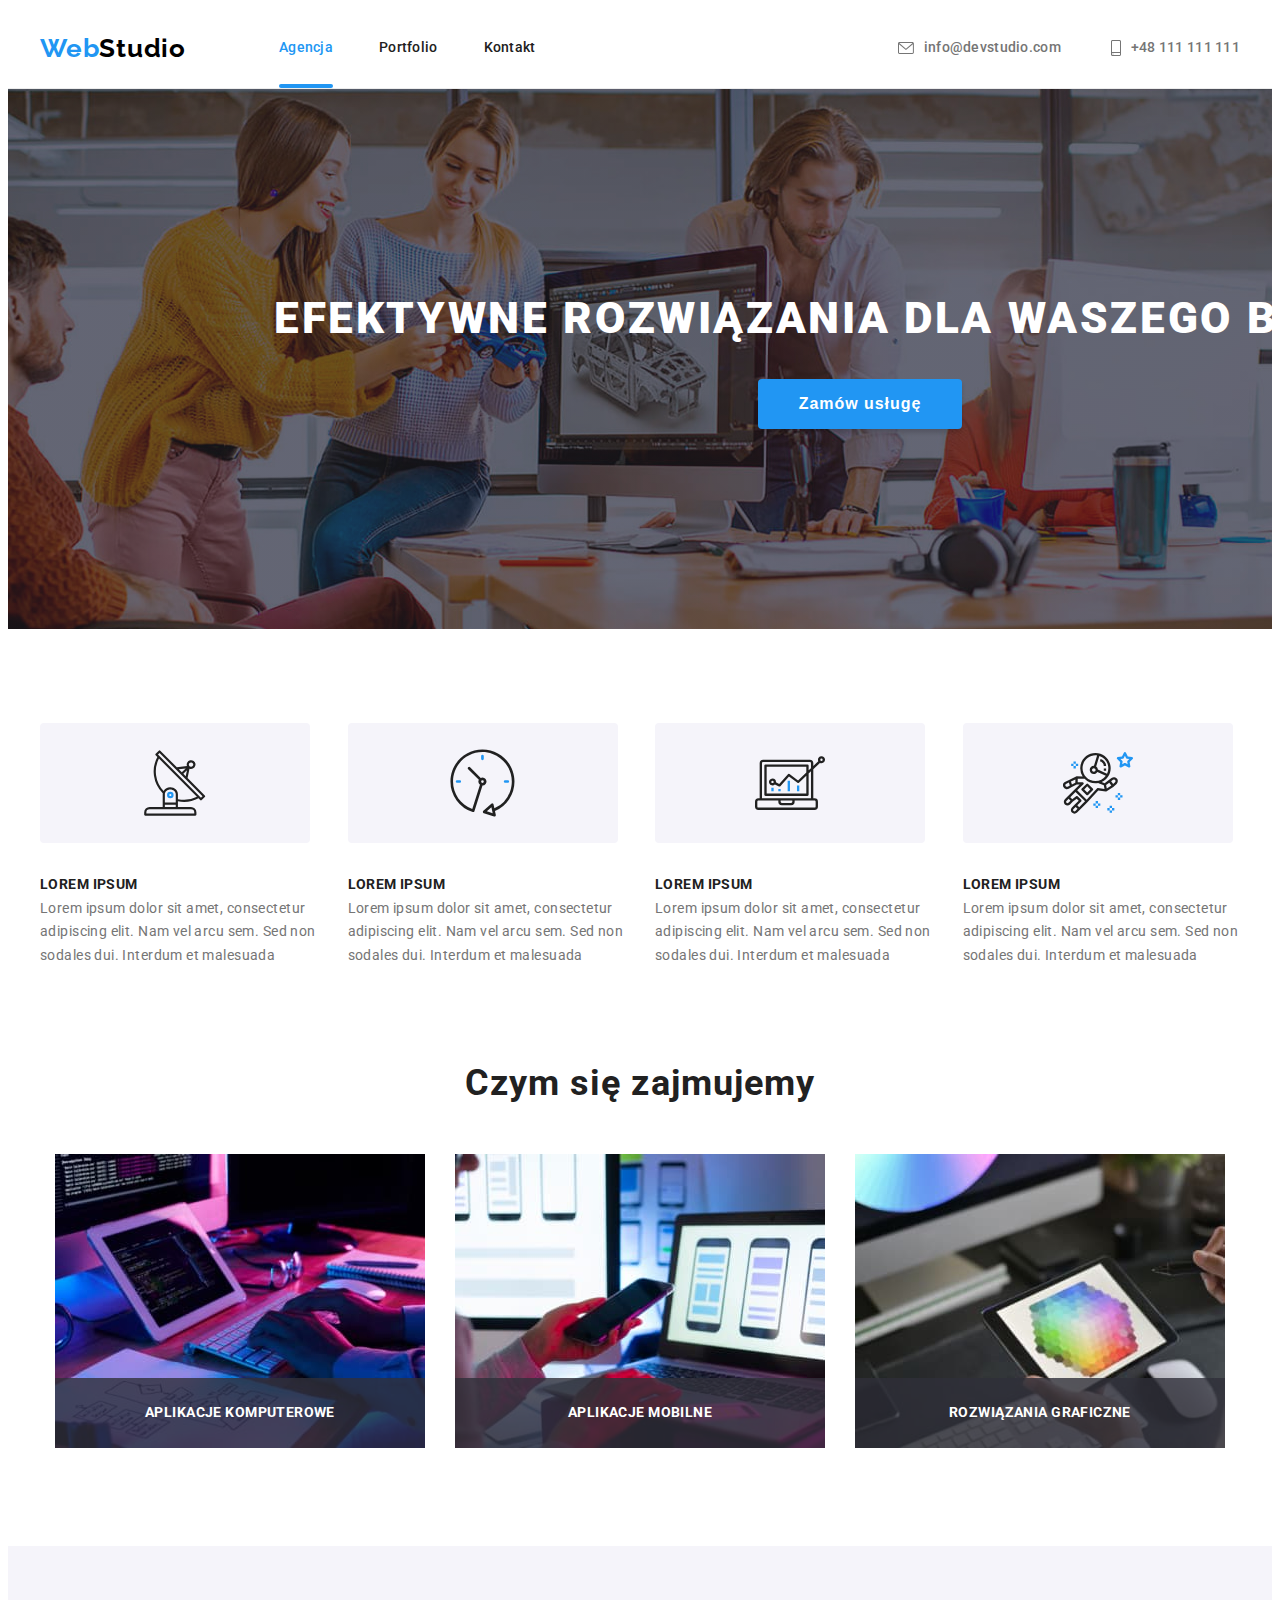
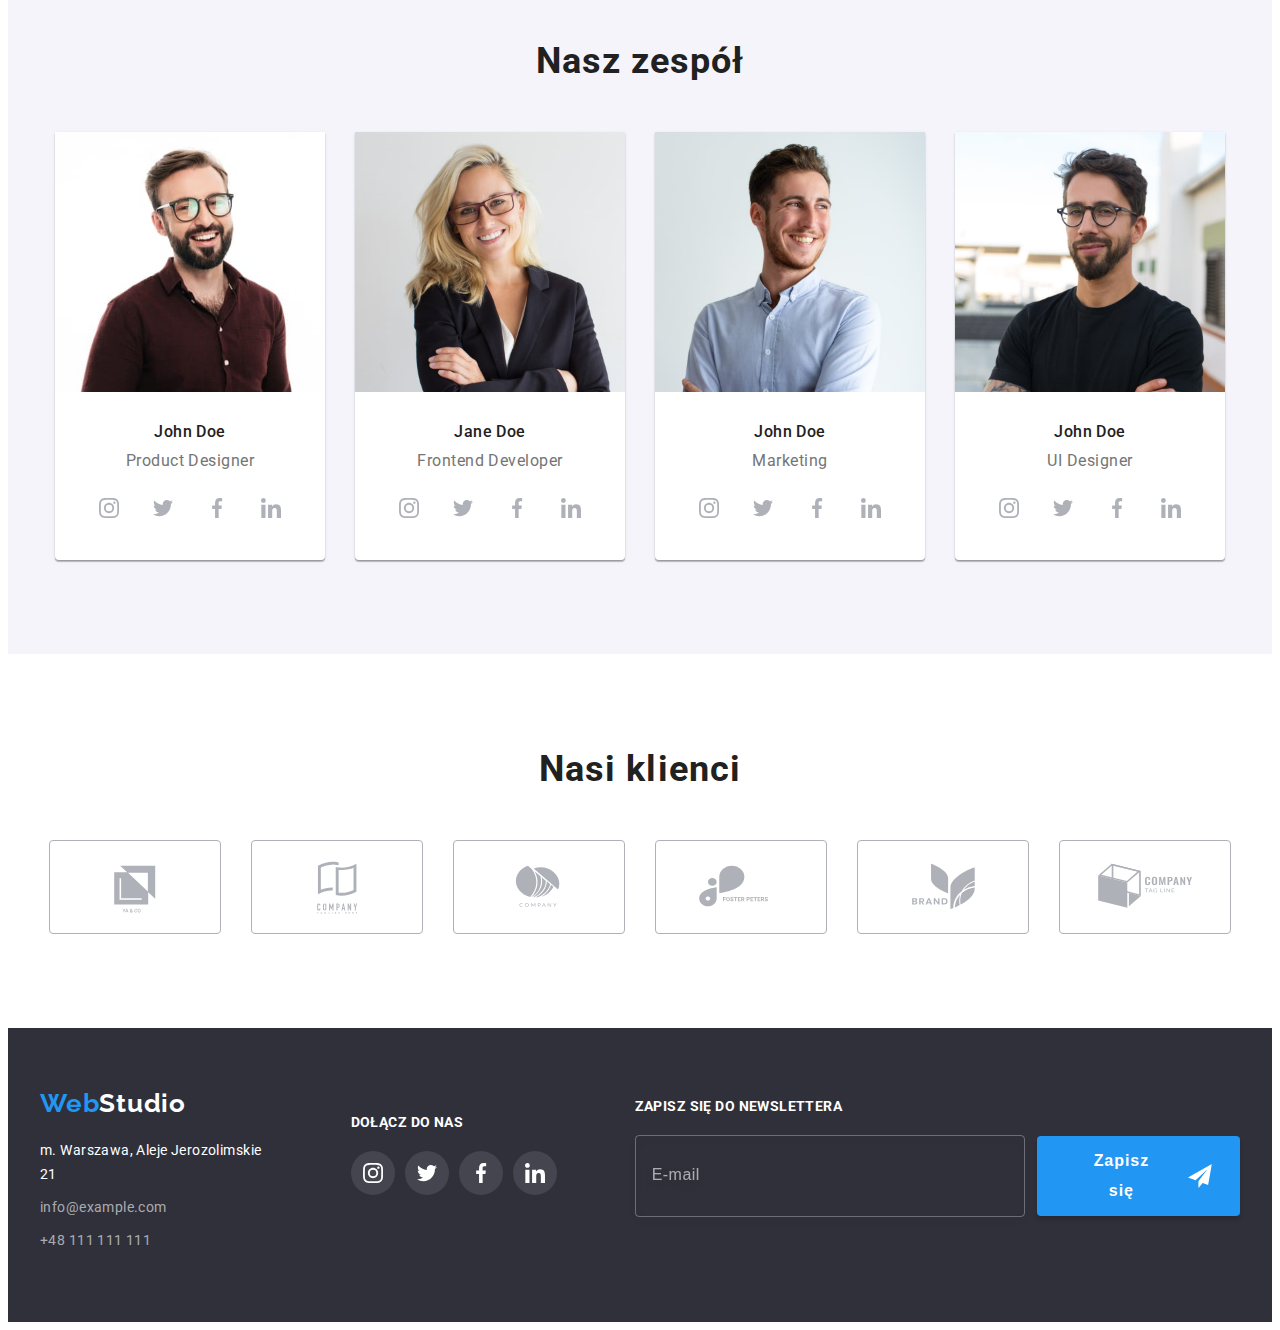
<file: index.html>
<!DOCTYPE html>
<html lang="pl">
  <head>
    <meta charset="UTF-8" />
    <meta http-equiv="X-UA-Compatible" content="IE=edge" />
    <meta name="viewport" content="width=device-width, initial-scale=1.0" />
    <title>WebStudio</title>
    <link
      rel="stylesheet"
      href="https://cdnjs.cloudflare.com/ajax/libs/modern-normalize/1.1.0/modern-normalize.min.css"
      integrity="sha512-wpPYUAdjBVSE4KJnH1VR1HeZfpl1ub8YT/NKx4PuQ5NmX2tKuGu6U/JRp5y+Y8XG2tV+wKQpNHVUX03MfMFn9Q=="
      crossorigin="anonymous"
      referrerpolicy="no-referrer"
    />
    <link href="css/main.min.css" rel="stylesheet" />
    <link rel="preconnect" href="https://fonts.googleapis.com" />
    <link rel="preconnect" href="https://fonts.gstatic.com" crossorigin />
    <link
      href="https://fonts.googleapis.com/css2?family=Raleway:wght@700&family=Roboto:wght@400;500;700;900&display=swap"
      rel="stylesheet"
    />
  </head>
  <body>
    <header class="header__border">
      <div class="container header">
        <div class="main-nav">
          <a class="link logo" href="index.html"
            ><span class="logo logo--color-accent">Web</span>Studio</a
          >
          <nav>
            <ul class="main-nav__list">
              <li>
                <a class="link link--selected main-nav__list--link-is-active" href="#">Agencja</a>
              </li>
              <li><a class="link link--selected" href="portfolio.html">Portfolio</a></li>
              <li><a class="link link--selected" href="#contact">Kontakt</a></li>
            </ul>
          </nav>
        </div>
        <div>
          <ul class="header__contact-list">
            <li>
              <a
                class="link link--selected header__contact-details"
                href="mailto:info@devstudio.com"
                ><svg class="header__contact-details--icon-margin" width="16px" height="12px">
                  <use href="images/icons.svg#icon-envelope"></use></svg
                >info@devstudio.com</a
              >
            </li>
            <li>
              <a class="link link--selected header__contact-details" href="tel:+48111111111"
                ><svg class="header__contact-details--icon-margin" width="10px" height="16px">
                  <use href="images/icons.svg#icon-smartphone"></use></svg
                >+48 111 111 111</a
              >
            </li>
          </ul>
        </div>
      </div>
    </header>
    <main>
      <!-- HERO -->
      <section>
        <div class="background-photo">
          <div class="container hero">
            <h1 class="header-primary">Efektywne rozwiązania dla waszego biznesu</h1>
            <button class="button" type="button" data-modal-open>Zamów usługę</button>
            <!-- MODAL WINDOW -->
            <div class="backdrop is-hidden" data-modal>
              <div class="modal-window">
                <button class="modal-window__exit-button" type="button" data-modal-close>
                  <svg width="18px" height="18px">
                    <use href="images/icons.svg#closing-icon-1"></use>
                  </svg>
                </button>
                <p class="modal-window__form-header">Zostaw swoje dane w formularzu poniżej</p>
                <form name="order-the-service" class="modal-window__form-box">
                  <label class="modal-window__label" for="user-name">Imię </label>
                  <div class="modal-window__form-box--position">
                    <input id="user-name" name="user-name" class="modal-window__input" required />
                    <svg
                      class="modal-window__icon modal-window__user-icon"
                      width="12px"
                      height="12px"
                    >
                      <use href="images/icons.svg#icon-user"></use>
                    </svg>
                  </div>
                  <label class="modal-window__label" for="phone-number">Telefon</label>
                  <div class="modal-window__form-box--position">
                    <input
                      id="phone-number"
                      name="phone-number"
                      type="tel"
                      class="modal-window__input"
                    />
                    <svg
                      class="modal-window__icon modal-window__phone-icon"
                      width="13px"
                      height="13px"
                    >
                      <use href="images/icons.svg#icon-phone"></use>
                    </svg>
                  </div>
                  <label class="modal-window__label" for="email">E-mail</label>
                  <div class="modal-window__form-box--position">
                    <input
                      id="email"
                      name="email"
                      type="email"
                      required
                      class="modal-window__input"
                    />
                    <svg
                      class="modal-window__icon modal-window__mail-icon"
                      width="15px"
                      height="12px"
                    >
                      <use href="images/icons.svg#icon-mail"></use>
                    </svg>
                  </div>
                  <label class="modal-window__label" for="comment">Komentarz</label>
                  <textarea
                    class="modal-window__textarea"
                    id="comment"
                    name="comment"
                    placeholder="Wprowadź tekst"
                  ></textarea>
                  <div class="modal-window__checkbox-container">
                    <label class="modal-window__checkbox-label">
                      <input
                        class="modal-window__checkbox-input"
                        type="checkbox"
                        name="regulations-and-privacy-policy"
                        value="accepted"
                      />
                      <svg class="modal-window__accepted-terms" width="16px" height="15px">
                        <use href="images/icons.svg#icon-check-symbol"></use>
                      </svg>
                      <svg class="modal-window__not-accepted-terms" width="16px" height="15px">
                        <use href="images/icons.svg#icon-checkbox"></use>
                      </svg>
                      <span class="modal-window__checkbox-description"
                        >Oświadczam, iż akceptuję
                        <a class="checkbox-description__link-color" href="#">Regulamin</a>
                        i
                        <a class="checkbox-description__link-color" href="#">Politykę Prywatności</a
                        >.</span
                      ></label
                    >
                  </div>
                  <button class="button" type="submit">Wyślij</button>
                </form>
              </div>
            </div>
            <!-- MODAL WINDOW END -->
          </div>
        </div>
      </section>
      <!-- About us -->
      <section class="section">
        <div class="container">
          <ul class="about-us-list">
            <li>
              <div class="about-us-list__icon">
                <svg width="65.32px" height="70px">
                  <use href="images/icons.svg#icon-antenna-1"></use>
                </svg>
              </div>
              <span class="about-us-list__title">Lorem ipsum</span>
              <p>
                Lorem ipsum dolor sit amet, consectetur adipiscing elit. Nam vel arcu sem. Sed non
                sodales dui. Interdum et malesuada
              </p>
            </li>
            <li>
              <div class="about-us-list__icon">
                <svg width="66.96px" height="70px">
                  <use href="images/icons.svg#icon-clock-1"></use>
                </svg>
              </div>
              <span class="about-us-list__title">Lorem ipsum</span>
              <p>
                Lorem ipsum dolor sit amet, consectetur adipiscing elit. Nam vel arcu sem. Sed non
                sodales dui. Interdum et malesuada
              </p>
            </li>
            <li>
              <div class="about-us-list__icon">
                <svg width="70px" height="53,69px">
                  <use href="images/icons.svg#icon-diagram-1"></use>
                </svg>
              </div>
              <span class="about-us-list__title">Lorem ipsum</span>
              <p>
                Lorem ipsum dolor sit amet, consectetur adipiscing elit. Nam vel arcu sem. Sed non
                sodales dui. Interdum et malesuada
              </p>
            </li>
            <li>
              <div class="about-us-list__icon">
                <svg width="70px" height="70px">
                  <use href="images/icons.svg#icon-astronaut-1"></use>
                </svg>
              </div>
              <span class="about-us-list__title">Lorem ipsum</span>
              <p>
                Lorem ipsum dolor sit amet, consectetur adipiscing elit. Nam vel arcu sem. Sed non
                sodales dui. Interdum et malesuada
              </p>
            </li>
          </ul>
          <h2 class="header-secondary">Czym się zajmujemy</h2>
          <ul class="about-us-gallery">
            <li class="about-us-gallery__list-item">
              <img
                src="images/what_we_do/coding.jpg"
                alt="Dłonie piszące kod na klawiaturze"
                width="370"
                height="294"
              />
              <div class="about-us-gallery__title"><span>Aplikacje komputerowe</span></div>
            </li>
            <li class="about-us-gallery__list-item">
              <img
                src="images/what_we_do/designing_for_smartphone.jpg"
                alt="Osoba projektuje stronę lub aplikację na smartfony"
                width="370"
                height="294"
              />
              <div class="about-us-gallery__title"><span>Aplikacje mobilne</span></div>
            </li>
            <li class="about-us-gallery__list-item">
              <img
                src="images/what_we_do/choosing_colors.jpg"
                alt="Ktoś wybiera kolory z palety widocznej na tablecie"
                width="370"
                height="294"
              />
              <div class="about-us-gallery__title"><span>Rozwiązania graficzne</span></div>
            </li>
          </ul>
        </div>
      </section>
      <!-- Our team -->
      <section class="section section--team-bg">
        <div class="container">
          <h2 class="header-secondary">Nasz zespół</h2>
          <ul class="team-list">
            <li>
              <figure class="team-list__card">
                <img
                  src="images/our_team/product_designer.jpg"
                  alt="Zdjęcie product designera"
                  width="270"
                  height="260"
                />
                <figcaption class="team-list__card-figcaption">
                  <h3 class="team-list__card-header">John Doe</h3>
                  <span class="team-list__card-span">Product Designer</span>
                  <ul class="social-media social-media__team-list">
                    <li class="social-media__icon">
                      <svg width="20px" height="20px">
                        <use href="images/icons.svg#icon-instagram-2"></use>
                      </svg>
                    </li>
                    <li class="social-media__icon">
                      <svg width="20px" height="20px">
                        <use href="images/icons.svg#icon-twitter-1"></use>
                      </svg>
                    </li>
                    <li class="social-media__icon">
                      <svg width="20px" height="20px">
                        <use href="images/icons.svg#icon-facebook-1"></use>
                      </svg>
                    </li>
                    <li class="social-media__icon">
                      <svg width="20px" height="20px">
                        <use href="images/icons.svg#icon-linkedin-1"></use>
                      </svg>
                    </li>
                  </ul>
                </figcaption>
              </figure>
            </li>
            <li>
              <figure class="team-list__card">
                <img
                  src="images/our_team/frontend_developer.jpg"
                  alt="Zdjęcie frontend developera"
                  width="270"
                  height="260"
                />
                <figcaption class="team-list__card-figcaption">
                  <h3 class="team-list__card-header">Jane Doe</h3>
                  <span class="team-list__card-span">Frontend Developer</span>
                  <ul class="social-media social-media__team-list">
                    <li class="social-media__icon">
                      <svg width="20px" height="20px">
                        <use href="images/icons.svg#icon-instagram-2"></use>
                      </svg>
                    </li>
                    <li class="social-media__icon">
                      <svg width="20px" height="20px">
                        <use href="images/icons.svg#icon-twitter-1"></use>
                      </svg>
                    </li>
                    <li class="social-media__icon">
                      <svg width="20px" height="20px">
                        <use href="images/icons.svg#icon-facebook-1"></use>
                      </svg>
                    </li>
                    <li class="social-media__icon">
                      <svg width="20px" height="20px">
                        <use href="images/icons.svg#icon-linkedin-1"></use>
                      </svg>
                    </li>
                  </ul>
                </figcaption>
              </figure>
            </li>
            <li>
              <figure class="team-list__card">
                <img
                  src="images/our_team/marketing.jpg"
                  alt="Zdjęcie marketingowca"
                  width="270"
                  height="260"
                />
                <figcaption class="team-list__card-figcaption">
                  <h3 class="team-list__card-header">John Doe</h3>
                  <span class="team-list__card-span">Marketing</span>
                  <ul class="social-media social-media__team-list">
                    <li class="social-media__icon">
                      <svg width="20px" height="20px">
                        <use href="images/icons.svg#icon-instagram-2"></use>
                      </svg>
                    </li>
                    <li class="social-media__icon">
                      <svg width="20px" height="20px">
                        <use href="images/icons.svg#icon-twitter-1"></use>
                      </svg>
                    </li>
                    <li class="social-media__icon">
                      <svg width="20px" height="20px">
                        <use href="images/icons.svg#icon-facebook-1"></use>
                      </svg>
                    </li>
                    <li class="social-media__icon">
                      <svg width="20px" height="20px">
                        <use href="images/icons.svg#icon-linkedin-1"></use>
                      </svg>
                    </li>
                  </ul>
                </figcaption>
              </figure>
            </li>
            <li>
              <figure class="team-list__card">
                <img
                  src="images/our_team/ui_designer.jpg"
                  alt="Zdjęcie UI designera"
                  width="270"
                  height="260"
                />
                <figcaption class="team-list__card-figcaption">
                  <h3 class="team-list__card-header">John Doe</h3>
                  <span class="team-list__card-span">UI Designer</span>
                  <ul class="social-media social-media__team-list">
                    <li class="social-media__icon">
                      <svg width="20px" height="20px">
                        <use href="images/icons.svg#icon-instagram-2"></use>
                      </svg>
                    </li>
                    <li class="social-media__icon">
                      <svg width="20px" height="20px">
                        <use href="images/icons.svg#icon-twitter-1"></use>
                      </svg>
                    </li>
                    <li class="social-media__icon">
                      <svg width="20px" height="20px">
                        <use href="images/icons.svg#icon-facebook-1"></use>
                      </svg>
                    </li>
                    <li class="social-media__icon">
                      <svg width="20px" height="20px">
                        <use href="images/icons.svg#icon-linkedin-1"></use>
                      </svg>
                    </li>
                  </ul>
                </figcaption>
              </figure>
            </li>
          </ul>
        </div>
      </section>
      <!-- Our clients -->
      <section class="section">
        <div class="container">
          <h2 class="header-secondary">Nasi klienci</h2>
          <ul class="clients-list">
            <li class="clients-list__item">
              <svg width="170px" height="92px">
                <use href="images/icons.svg#icon-Client-1"></use>
              </svg>
            </li>
            <li class="clients-list__item">
              <svg width="170px" height="92px">
                <use href="images/icons.svg#icon-Client-2"></use>
              </svg>
            </li>
            <li class="clients-list__item">
              <svg width="170px" height="92px">
                <use href="images/icons.svg#icon-Client-3"></use>
              </svg>
            </li>
            <li class="clients-list__item">
              <svg width="170px" height="92px">
                <use href="images/icons.svg#icon-Client-4"></use>
              </svg>
            </li>
            <li class="clients-list__item">
              <svg width="170px" height="92px">
                <use href="images/icons.svg#icon-Client-5"></use>
              </svg>
            </li>
            <li class="clients-list__item">
              <svg width="170px" height="92px">
                <use href="images/icons.svg#icon-Client-6"></use>
              </svg>
            </li>
          </ul>
        </div>
      </section>
    </main>
    <footer class="footer-bg-color">
      <div class="container footer">
        <div>
          <a class="link logo footer__logo" href="index.html"
            ><span class="logo logo--color-accent">Web</span>Studio</a
          >
          <address id="contact">
            <ul class="address-list">
              <li>
                <a
                  class="link address-list__link"
                  href="https://goo.gl/maps/5vognSmDPYiszCNh9"
                  target="_blank"
                  >m. Warszawa, Aleje Jerozolimskie 21</a
                >
              </li>
              <li>
                <a
                  class="link address-list__link address-list__link--color"
                  href="mailto:info@example.com"
                  >info@example.com</a
                >
              </li>
              <li>
                <a class="link address-list__link address-list__link--color" href="tel:+48111111111"
                  >+48 111 111 111</a
                >
              </li>
            </ul>
          </address>
        </div>
        <div>
          <span class="footer__element-header">Dołącz do nas</span>
          <ul class="social-media social-media__footer">
            <li class="social-media__icon social-media__icon--footer-color">
              <svg width="20px" height="20px">
                <use href="images/icons.svg#icon-instagram-2"></use>
              </svg>
            </li>
            <li class="social-media__icon social-media__icon--footer-color">
              <svg width="20px" height="20px">
                <use href="images/icons.svg#icon-twitter-1"></use>
              </svg>
            </li>
            <li class="social-media__icon social-media__icon--footer-color">
              <svg width="20px" height="20px">
                <use href="images/icons.svg#icon-facebook-1"></use>
              </svg>
            </li>
            <li class="social-media__icon social-media__icon--footer-color">
              <svg width="20px" height="20px">
                <use href="images/icons.svg#icon-linkedin-1"></use>
              </svg>
            </li>
          </ul>
        </div>
        <div>
          <form name="newsletter-subscribe">
            <label class="footer__element-header" for="user-email">Zapisz się do newslettera</label>
            <div class="footer__form-container">
              <input
                class="footer__input"
                type="email"
                id="user-email"
                name="user-email"
                placeholder="E-mail"
                required
              />
              <button class="button footer__button" type="submit">
                <span>Zapisz się</span>
                <svg width="24px" height="24px">
                  <use href="images/icons.svg#icon-send"></use>
                </svg>
              </button>
            </div>
          </form>
        </div>
      </div>
    </footer>
    <script src="./js/modal.js"></script>
  </body>
</html>
</file>
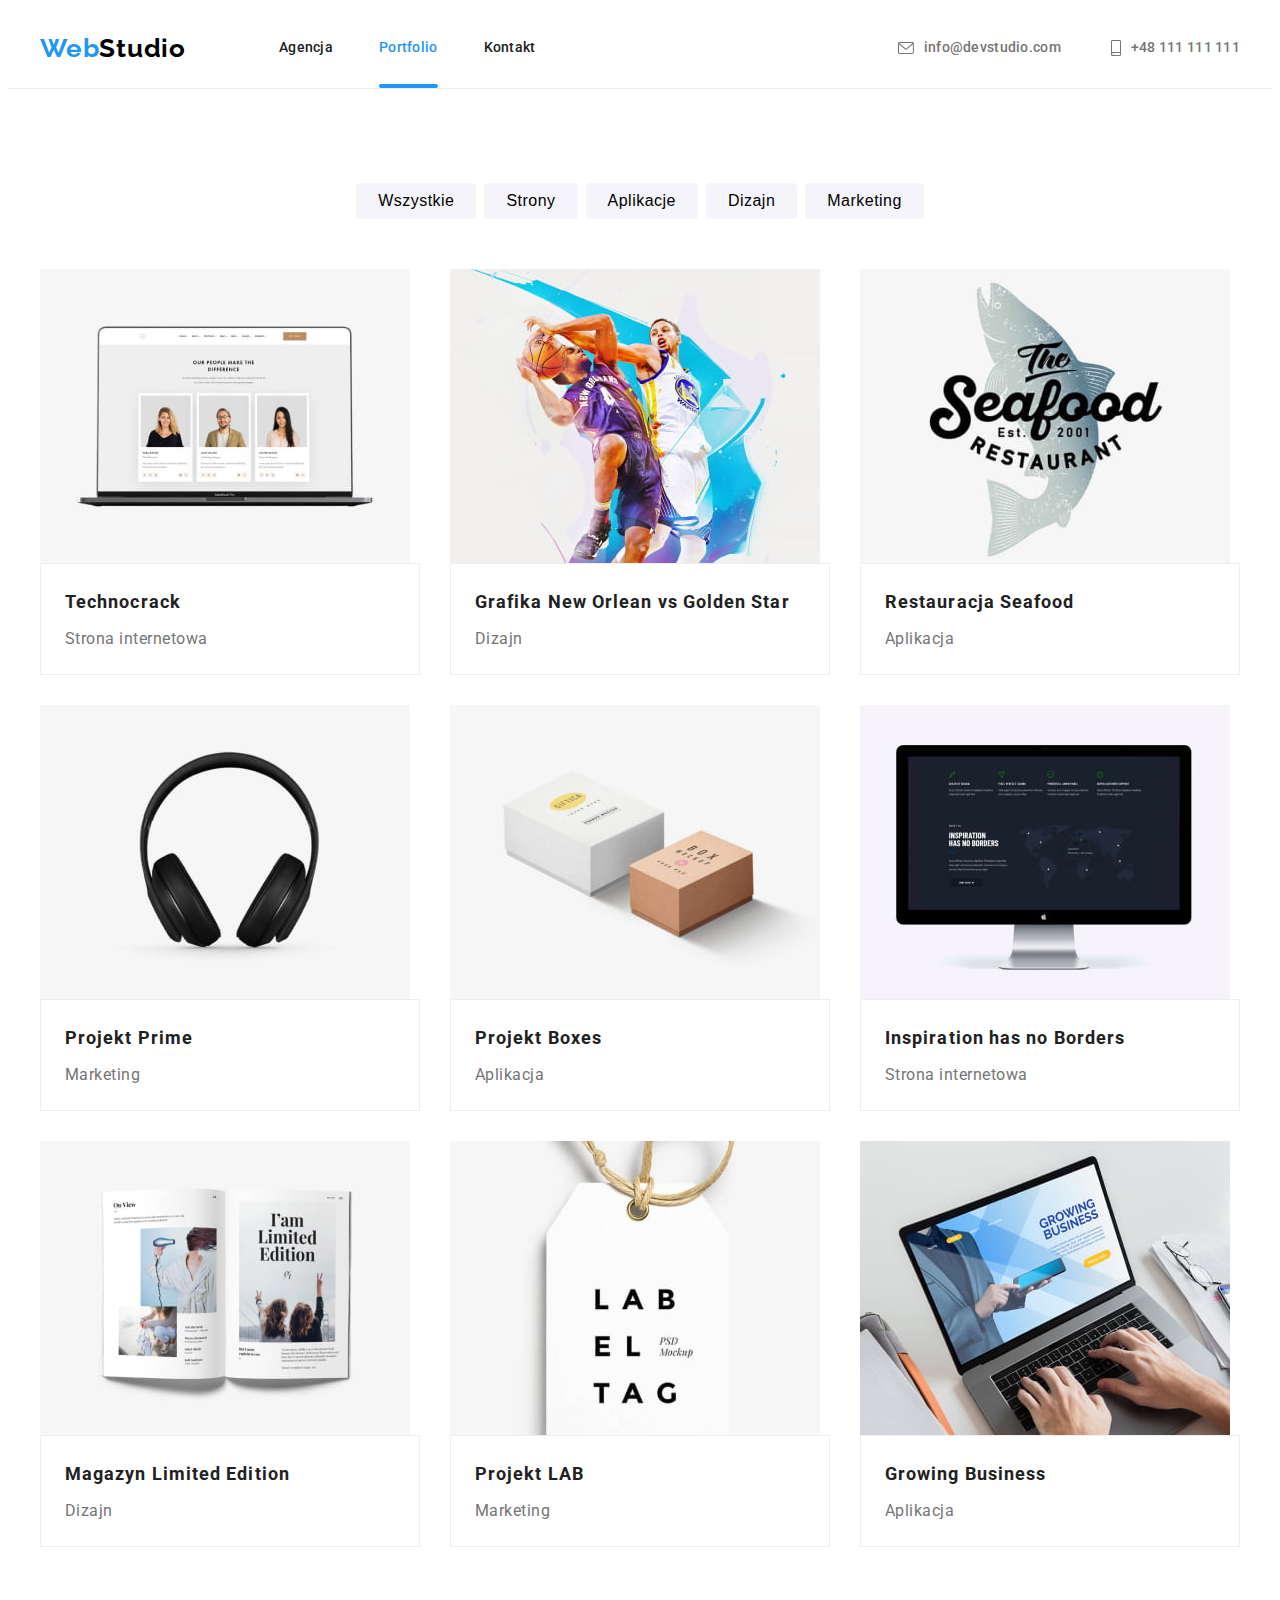
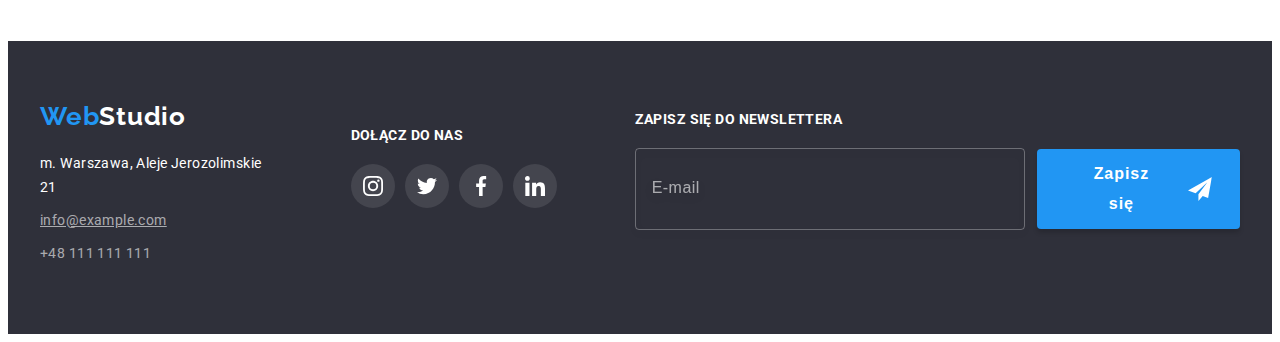
<file: portfolio.html>
<!DOCTYPE html>
<html lang="pl">
  <head>
    <meta charset="UTF-8" />
    <meta http-equiv="X-UA-Compatible" content="IE=edge" />
    <meta name="viewport" content="width=device-width, initial-scale=1.0" />
    <title>Portfolio - WebStudio</title>
    <link
      rel="stylesheet"
      href="https://cdnjs.cloudflare.com/ajax/libs/modern-normalize/1.1.0/modern-normalize.min.css"
      integrity="sha512-wpPYUAdjBVSE4KJnH1VR1HeZfpl1ub8YT/NKx4PuQ5NmX2tKuGu6U/JRp5y+Y8XG2tV+wKQpNHVUX03MfMFn9Q=="
      crossorigin="anonymous"
      referrerpolicy="no-referrer"
    />
    <link href="css/main.min.css" rel="stylesheet" />
    <link rel="preconnect" href="https://fonts.googleapis.com" />
    <link rel="preconnect" href="https://fonts.gstatic.com" crossorigin />
    <link
      href="https://fonts.googleapis.com/css2?family=Raleway:wght@700&family=Roboto:wght@400;500;700;900&display=swap"
      rel="stylesheet"
    />
  </head>
  <body>
    <header class="header__border">
      <div class="container header">
        <div class="main-nav">
          <a class="link logo" href="index.html"
            ><span class="logo logo--color-accent">Web</span>Studio</a
          >
          <nav>
            <ul class="main-nav__list">
              <li><a class="link link--selected" href="index.html">Agencja</a></li>
              <li>
                <a class="link link--selected main-nav__list--link-is-active" href="portfolio.html"
                  >Portfolio</a
                >
              </li>
              <li><a class="link link--selected" href="#contact">Kontakt</a></li>
            </ul>
          </nav>
        </div>
        <div>
          <ul class="header__contact-list">
            <li>
              <a
                class="link link--selected header__contact-details"
                href="mailto:info@devstudio.com"
                ><svg class="header__contact-details--icon-margin" width="16px" height="12px">
                  <use href="images/icons.svg#icon-envelope"></use></svg
                >info@devstudio.com</a
              >
            </li>
            <li>
              <a class="link link--selected header__contact-details" href="tel:+48111111111"
                ><svg class="header__contact-details--icon-margin" width="10px" height="16px">
                  <use href="images/icons.svg#icon-smartphone"></use></svg
                >+48 111 111 111</a
              >
            </li>
          </ul>
        </div>
      </div>
    </header>
    <main>
      <section class="section">
        <div class="container">
          <ul class="filter-buttons-list">
            <li><button class="filter-buttons-list__button" type="button">Wszystkie</button></li>
            <li><button class="filter-buttons-list__button" type="button">Strony</button></li>
            <li><button class="filter-buttons-list__button" type="button">Aplikacje</button></li>
            <li><button class="filter-buttons-list__button" type="button">Dizajn</button></li>
            <li><button class="filter-buttons-list__button" type="button">Marketing</button></li>
          </ul>
          <ul class="projects-gallery projects-gallery--flex-wrap">
            <li class="projects-gallery__card">
              <figure>
                <div class="projects-gallery__card-item">
                  <img
                    class="projects-gallery__card-img"
                    src="images/portfolio_projects/technocrack.jpg"
                    alt="Projekt strony internetowej Technocrack"
                    width="370"
                    height="294"
                  />
                  <div class="projects-gallery__card-item-overlay">
                    <p class="projects-gallery__card-item-description">
                      Technocrack jest popularną platformą wykorzystywaną do rozpowszechniania
                      koronawirusa. Firmy wykorzystują tę platformę do celów szpiegowskich i ataków
                      na niezabezpieczone serwery konkurencji.
                    </p>
                  </div>
                </div>
                <figcaption class="projects-gallery__card-figcaption">
                  <h4 class="projects-gallery__card-header">Technocrack</h4>
                  <span class="projects-gallery__card-span">Strona internetowa</span>
                </figcaption>
              </figure>
            </li>
            <li class="projects-gallery__card">
              <figure>
                <div class="projects-gallery__card-item">
                  <img
                    class="projects-gallery__card-img"
                    src="images/portfolio_projects/basketball_match.jpg"
                    alt="Grafika meczu New Orlean vs Golden Star"
                    width="370"
                    height="294"
                  />
                  <div class="projects-gallery__card-item-overlay">
                    <p class="projects-gallery__card-item-description">
                      Lorem ipsum dolor sit amet consectetur, adipisicing elit. Rem culpa tempora
                      dolor quos aliquid ipsam nostrum labore ea blanditiis cum. Officiis nostrum
                      iste dolorum iure modi, eum sunt ab consequatur?
                    </p>
                  </div>
                </div>
                <figcaption class="projects-gallery__card-figcaption">
                  <h4 class="projects-gallery__card-header">Grafika New Orlean vs Golden Star</h4>
                  <span class="projects-gallery__card-span">Dizajn</span>
                </figcaption>
              </figure>
            </li>
            <li class="projects-gallery__card">
              <figure>
                <div class="projects-gallery__card-item">
                  <img
                    class="projects-gallery__card-img"
                    src="images/portfolio_projects/seafood.jpg"
                    alt="Logo aplikacji dla restauracji Seafood"
                    width="370"
                    height="294"
                  />
                  <div class="projects-gallery__card-item-overlay">
                    <p class="projects-gallery__card-item-description">
                      Lorem ipsum dolor sit amet consectetur, adipisicing elit. Rem culpa tempora
                      dolor quos aliquid ipsam nostrum labore ea blanditiis cum. Officiis nostrum
                      iste dolorum iure modi, eum sunt ab consequatur?
                    </p>
                  </div>
                </div>
                <figcaption class="projects-gallery__card-figcaption">
                  <h4 class="projects-gallery__card-header">Restauracja Seafood</h4>
                  <span class="projects-gallery__card-span">Aplikacja</span>
                </figcaption>
              </figure>
            </li>
            <li class="projects-gallery__card">
              <figure>
                <div class="projects-gallery__card-item">
                  <img
                    class="projects-gallery__card-img"
                    src="images/portfolio_projects/prime.jpg"
                    alt="Słuchawki"
                    width="370"
                    height="294"
                  />
                  <div class="projects-gallery__card-item-overlay">
                    <p class="projects-gallery__card-item-description">
                      Lorem ipsum dolor sit amet consectetur, adipisicing elit. Rem culpa tempora
                      dolor quos aliquid ipsam nostrum labore ea blanditiis cum. Officiis nostrum
                      iste dolorum iure modi, eum sunt ab consequatur?
                    </p>
                  </div>
                </div>
                <figcaption class="projects-gallery__card-figcaption">
                  <h4 class="projects-gallery__card-header">Projekt Prime</h4>
                  <span class="projects-gallery__card-span">Marketing</span>
                </figcaption>
              </figure>
            </li>
            <li class="projects-gallery__card">
              <figure>
                <div class="projects-gallery__card-item">
                  <img
                    class="projects-gallery__card-img"
                    src="images/portfolio_projects/boxes.jpg"
                    alt="Kartonowe pudełka"
                    width="370"
                    height="294"
                  />
                  <div class="projects-gallery__card-item-overlay">
                    <p class="projects-gallery__card-item-description">
                      Lorem ipsum dolor sit amet consectetur, adipisicing elit. Rem culpa tempora
                      dolor quos aliquid ipsam nostrum labore ea blanditiis cum. Officiis nostrum
                      iste dolorum iure modi, eum sunt ab consequatur?
                    </p>
                  </div>
                </div>
                <figcaption class="projects-gallery__card-figcaption">
                  <h4 class="projects-gallery__card-header">Projekt Boxes</h4>
                  <span class="projects-gallery__card-span">Aplikacja</span>
                </figcaption>
              </figure>
            </li>
            <li class="projects-gallery__card">
              <figure>
                <div class="projects-gallery__card-item">
                  <img
                    class="projects-gallery__card-img"
                    src="images/portfolio_projects/website.jpg"
                    alt="Monitor z projektem strony internetowej"
                    width="370"
                    height="294"
                  />
                  <div class="projects-gallery__card-item-overlay">
                    <p class="projects-gallery__card-item-description">
                      Lorem ipsum dolor sit amet consectetur, adipisicing elit. Rem culpa tempora
                      dolor quos aliquid ipsam nostrum labore ea blanditiis cum. Officiis nostrum
                      iste dolorum iure modi, eum sunt ab consequatur?
                    </p>
                  </div>
                </div>
                <figcaption class="projects-gallery__card-figcaption">
                  <h4 class="projects-gallery__card-header">Inspiration has no Borders</h4>
                  <span class="projects-gallery__card-span">Strona internetowa</span>
                </figcaption>
              </figure>
            </li>
            <li class="projects-gallery__card">
              <figure>
                <div class="projects-gallery__card-item">
                  <img
                    class="projects-gallery__card-img"
                    src="images/portfolio_projects/magazine.jpg"
                    alt="Otwarty magazyn Limited Edition"
                    width="370"
                    height="294"
                  />
                  <div class="projects-gallery__card-item-overlay">
                    <p class="projects-gallery__card-item-description">
                      Lorem ipsum dolor sit amet consectetur, adipisicing elit. Rem culpa tempora
                      dolor quos aliquid ipsam nostrum labore ea blanditiis cum. Officiis nostrum
                      iste dolorum iure modi, eum sunt ab consequatur?
                    </p>
                  </div>
                </div>
                <figcaption class="projects-gallery__card-figcaption">
                  <h4 class="projects-gallery__card-header">Magazyn Limited Edition</h4>
                  <span class="projects-gallery__card-span">Dizajn</span>
                </figcaption>
              </figure>
            </li>
            <li class="projects-gallery__card">
              <figure>
                <div class="projects-gallery__card-item">
                  <img
                    class="projects-gallery__card-img"
                    src="images/portfolio_projects/lab.jpg"
                    alt="Metka z projektem LAB"
                    width="370"
                    height="294"
                  />
                  <div class="projects-gallery__card-item-overlay">
                    <p class="projects-gallery__card-item-description">
                      Lorem ipsum dolor sit amet consectetur, adipisicing elit. Rem culpa tempora
                      dolor quos aliquid ipsam nostrum labore ea blanditiis cum. Officiis nostrum
                      iste dolorum iure modi, eum sunt ab consequatur?
                    </p>
                  </div>
                </div>
                <figcaption class="projects-gallery__card-figcaption">
                  <h4 class="projects-gallery__card-header">Projekt LAB</h4>
                  <span class="projects-gallery__card-span">Marketing</span>
                </figcaption>
              </figure>
            </li>
            <li class="projects-gallery__card">
              <figure>
                <div class="projects-gallery__card-item">
                  <img
                    class="projects-gallery__card-img"
                    src="images/portfolio_projects/growing_business.jpg"
                    alt="Laptop ze stroną aplikacji Growing Business"
                    width="370"
                    height="294"
                  />
                  <div class="projects-gallery__card-item-overlay">
                    <p class="projects-gallery__card-item-description">
                      Lorem ipsum dolor sit amet consectetur, adipisicing elit. Rem culpa tempora
                      dolor quos aliquid ipsam nostrum labore ea blanditiis cum. Officiis nostrum
                      iste dolorum iure modi, eum sunt ab consequatur?
                    </p>
                  </div>
                </div>
                <figcaption class="projects-gallery__card-figcaption">
                  <h4 class="projects-gallery__card-header">Growing Business</h4>
                  <span class="projects-gallery__card-span">Aplikacja</span>
                </figcaption>
              </figure>
            </li>
          </ul>
        </div>
      </section>
    </main>
    <footer class="footer-bg-color">
      <div class="container footer">
        <div>
          <a class="link logo footer__logo" href="index.html"
            ><span class="logo logo--color-accent">Web</span>Studio</a
          >
          <address id="contact">
            <ul class="address-list">
              <li>
                <a
                  class="link address-list__link"
                  href="https://goo.gl/maps/5vognSmDPYiszCNh9"
                  target="_blank"
                  >m. Warszawa, Aleje Jerozolimskie 21</a
                >
              </li>
              <li>
                <a
                  class="address-list__link address-list__link--color"
                  href="mailto:info@example.com"
                  >info@example.com</a
                >
              </li>
              <li>
                <a class="link address-list__link address-list__link--color" href="tel:+48111111111"
                  >+48 111 111 111</a
                >
              </li>
            </ul>
          </address>
        </div>
        <div>
          <span class="footer__element-header">Dołącz do nas</span>
          <ul class="social-media social-media__footer">
            <li class="social-media__icon social-media__icon--footer-color">
              <svg width="20px" height="20px">
                <use href="images/icons.svg#icon-instagram-2"></use>
              </svg>
            </li>
            <li class="social-media__icon social-media__icon--footer-color">
              <svg width="20px" height="20px">
                <use href="images/icons.svg#icon-twitter-1"></use>
              </svg>
            </li>
            <li class="social-media__icon social-media__icon--footer-color">
              <svg width="20px" height="20px">
                <use href="images/icons.svg#icon-facebook-1"></use>
              </svg>
            </li>
            <li class="social-media__icon social-media__icon--footer-color">
              <svg width="20px" height="20px">
                <use href="images/icons.svg#icon-linkedin-1"></use>
              </svg>
            </li>
          </ul>
        </div>
        <div>
          <form name="newsletter-subscribe">
            <label class="footer__element-header" for="user-email">Zapisz się do newslettera</label>
            <div class="footer__form-container">
              <input
                class="footer__input"
                type="email"
                id="user-email"
                name="user-email"
                placeholder="E-mail"
                required
              />
              <button class="button footer__button" type="submit">
                <span>Zapisz się</span>
                <svg width="24px" height="24px">
                  <use href="images/icons.svg#icon-send"></use>
                </svg>
              </button>
            </div>
          </form>
        </div>
      </div>
    </footer>
  </body>
</html>
</file>
<file: css/main.min.css>
:root{--parent-color: currentColor}.projects-gallery__card-item-overlay,.filter-buttons-list,.footer__form-container,.footer__button,.footer,.social-media__icon,.social-media,.about-us-gallery__title,.about-us-gallery,.projects-gallery,.clients-list,.team-list,.about-us-list__icon,.about-us-list,.modal-window__checkbox-container,.modal-window__exit-button,.hero,.main-nav,.header__contact-details,.header__contact-list,.main-nav__list,.header{display:-webkit-box;display:-ms-flexbox;display:flex;-webkit-box-align:center;-ms-flex-align:center;align-items:center;-webkit-box-pack:center;-ms-flex-pack:center;justify-content:center}body{font-family:"Roboto",sans-serif;color:#212121}h1,h2,h3,h4,p,ul,figure{margin:0px;padding:0px;border:0px}.container{width:1200px;margin:0 auto;padding-left:15px;padding-right:15px}.link{text-decoration:none;color:#212121}.link--selected,.address-list__link{-webkit-transition:color 250ms cubic-bezier(0.4, 0, 0.2, 1);transition:color 250ms cubic-bezier(0.4, 0, 0.2, 1)}.link--selected:hover,.address-list__link:hover,.link--selected:focus,.address-list__link:focus{color:#2196f3}.header{padding-top:25px;padding-bottom:24px;-webkit-box-pack:justify;-ms-flex-pack:justify;justify-content:space-between}.header__contact-list,.main-nav__list{font-size:14px;letter-spacing:.02em;line-height:1.14;list-style-type:none;font-weight:500;gap:50px}.header__contact-details{color:#757575}.header__contact-details--icon-margin{margin-right:10px}.header__border{border-bottom:1px solid #ececec}.main-nav{gap:93px}.main-nav__list{gap:46px}.main-nav__list--link-is-active{color:#2196f3;position:relative}.main-nav__list--link-is-active::after{width:100%;height:4px;content:"";display:block;background-color:#2196f3;border-radius:2px;position:absolute;top:45px}.logo{font-size:26px;letter-spacing:.03em;line-height:1.19;font-family:"Raleway";font-weight:700;color:#000}.logo--color-accent{color:#2196f3}.section{padding-top:94px;padding-bottom:94px}.section--team-bg{background-color:#f5f4fa}.background-photo{max-width:1600px;margin:0 auto;background-image:-webkit-gradient(linear, left top, left bottom, from(rgba(47, 48, 58, 0.4)), to(rgba(47, 48, 58, 0.4))),url("../images/hero_background.jpg");background-image:linear-gradient(rgba(47, 48, 58, 0.4), rgba(47, 48, 58, 0.4)),url("../images/hero_background.jpg");background-position:center;background-repeat:no-repeat}.header-primary{font-size:44px;letter-spacing:.06em;line-height:1.36;font-weight:900;text-transform:uppercase;text-align:center;color:#fff;margin-bottom:30px}.hero{-webkit-box-orient:vertical;-webkit-box-direction:normal;-ms-flex-direction:column;flex-direction:column;padding:200px 252px}.button{font-size:16px;letter-spacing:.06em;line-height:1.88;text-align:center;background:#2196f3;-webkit-box-shadow:0px 4px 4px rgba(0,0,0,.15);box-shadow:0px 4px 4px rgba(0,0,0,.15);border-radius:4px;border-style:none;font-weight:700;color:#fff;cursor:pointer;-webkit-transition:background-color 250ms cubic-bezier(0.4, 0, 0.2, 1),color 250ms cubic-bezier(0.4, 0, 0.2, 1);transition:background-color 250ms cubic-bezier(0.4, 0, 0.2, 1),color 250ms cubic-bezier(0.4, 0, 0.2, 1)}.button:hover,.button:focus{background-color:#f5f4fa;color:#2196f3;fill:#2196f3}.hero .button{padding:10px 41px}.backdrop{position:fixed;top:0;left:0;right:0;bottom:0;z-index:1;background-color:rgba(0,0,0,.2);-webkit-transform:scale(1);transform:scale(1);-webkit-transition:visibility 250ms cubic-bezier(0.4, 0, 0.2, 1),opacity 250ms cubic-bezier(0.4, 0, 0.2, 1),-webkit-transform 250ms cubic-bezier(0.4, 0, 0.2, 1);transition:visibility 250ms cubic-bezier(0.4, 0, 0.2, 1),opacity 250ms cubic-bezier(0.4, 0, 0.2, 1),-webkit-transform 250ms cubic-bezier(0.4, 0, 0.2, 1);transition:visibility 250ms cubic-bezier(0.4, 0, 0.2, 1),opacity 250ms cubic-bezier(0.4, 0, 0.2, 1),transform 250ms cubic-bezier(0.4, 0, 0.2, 1);transition:visibility 250ms cubic-bezier(0.4, 0, 0.2, 1),opacity 250ms cubic-bezier(0.4, 0, 0.2, 1),transform 250ms cubic-bezier(0.4, 0, 0.2, 1),-webkit-transform 250ms cubic-bezier(0.4, 0, 0.2, 1)}.is-hidden{visibility:hidden;opacity:0;pointer-events:none;-webkit-transform:scale(0);transform:scale(0)}.modal-window{position:absolute;top:50%;left:50%;width:528px;-webkit-transform:translate(-50%, -50%);transform:translate(-50%, -50%);background:#fff;-webkit-box-shadow:0px 1px 3px rgba(0,0,0,.12),0px 1px 1px rgba(0,0,0,.14),0px 2px 1px rgba(0,0,0,.2);box-shadow:0px 1px 3px rgba(0,0,0,.12),0px 1px 1px rgba(0,0,0,.14),0px 2px 1px rgba(0,0,0,.2);border-radius:4px;padding:40px}.modal-window__exit-button{width:30px;height:30px;border-radius:50%;border:1px solid rgba(0,0,0,.1);background-color:rgba(0,0,0,0);position:absolute;top:8px;right:8px;cursor:pointer}.modal-window__form-box{display:-webkit-box;display:-ms-flexbox;display:flex;-webkit-box-orient:vertical;-webkit-box-direction:normal;-ms-flex-direction:column;flex-direction:column}.modal-window__form-box--position{position:relative}.modal-window__form-header{font-size:20px;letter-spacing:.03em;line-height:1.15;text-align:center;font-weight:700;color:#212121;margin-bottom:12px}.modal-window__label{font-size:12px;letter-spacing:.01em;line-height:1.17;color:#757575;margin-bottom:4px}.modal-window__icon{-webkit-transition:fill 250ms cubic-bezier(0.4, 0, 0.2, 1);transition:fill 250ms cubic-bezier(0.4, 0, 0.2, 1)}.modal-window__user-icon{position:absolute;top:13.26px;left:14.27px}.modal-window__phone-icon{position:absolute;top:14px;left:15px}.modal-window__mail-icon{position:absolute;top:14px;left:13.5px}.modal-window__input{width:100%;height:40px;border:1px solid rgba(33,33,33,.2);border-radius:4px;margin-bottom:10px;padding-left:42px;-webkit-transition:border-color 250ms cubic-bezier(0.4, 0, 0.2, 1);transition:border-color 250ms cubic-bezier(0.4, 0, 0.2, 1)}.modal-window__input:focus{outline:0;border-color:#2196f3}.modal-window__textarea{border:1px solid rgba(33,33,33,.2);border-radius:4px;padding:12px 16px;height:120px;resize:none;margin-bottom:20px;-webkit-transition:border-color 250ms cubic-bezier(0.4, 0, 0.2, 1);transition:border-color 250ms cubic-bezier(0.4, 0, 0.2, 1)}.modal-window__textarea:focus{outline:0;border-color:#2196f3}.modal-window__textarea::-webkit-input-placeholder{font-size:12px;color:rgba(117,117,117,.5)}.modal-window__textarea::-moz-placeholder{font-size:12px;color:rgba(117,117,117,.5)}.modal-window__textarea:-ms-input-placeholder{font-size:12px;color:rgba(117,117,117,.5)}.modal-window__textarea::-ms-input-placeholder{font-size:12px;color:rgba(117,117,117,.5)}.modal-window__textarea::placeholder{font-size:12px;color:rgba(117,117,117,.5)}.modal-window__checkbox-label{font-size:14px;letter-spacing:.03em;line-height:1.7;color:#757575}.modal-window__checkbox-description{margin-left:7px}.modal-window__checkbox-container{margin-bottom:30px;position:relative}.modal-window__not-accepted-terms{position:absolute;-webkit-transform:translate(-125%, 25%);transform:translate(-125%, 25%)}.modal-window__checkbox-input{opacity:0}.modal-window__accepted-terms{fill:#fff;background-color:#2196f3;border-radius:2px;position:absolute;-webkit-transform:translate(-125%, 25%);transform:translate(-125%, 25%);z-index:1;opacity:0;-webkit-transition:opacity 250ms cubic-bezier(0.4, 0, 0.2, 1);transition:opacity 250ms cubic-bezier(0.4, 0, 0.2, 1)}.modal-window__checkbox-input:checked+.modal-window__accepted-terms{opacity:1}.modal-window__input:focus+.modal-window__mail-icon,.modal-window__input:focus+.modal-window__phone-icon,.modal-window__input:focus+.modal-window__user-icon{fill:#2196f3}.checkbox-description__link-color{color:#2196f3}.about-us-list{font-size:14px;letter-spacing:.03em;line-height:1.7;list-style-type:none;color:#757575;gap:30px;margin-bottom:94px}.about-us-list__title{font-size:14px;letter-spacing:.03em;line-height:1.14;font-weight:700;text-transform:uppercase;color:#212121}.about-us-list__icon{width:270px;height:120px;background-color:#f5f4fa;border-radius:4px;margin-bottom:30px}.header-secondary{font-size:36px;letter-spacing:.03em;line-height:1.17;text-align:center;margin-bottom:50px}.about-us-gallery,.projects-gallery,.clients-list,.team-list{gap:30px;list-style-type:none}.about-us-gallery__list-item{position:relative}.about-us-gallery__title{font-size:14px;letter-spacing:.03em;line-height:1.14;padding-top:27px;padding-bottom:27px;font-weight:700;text-transform:uppercase;color:#fff;width:100%;background-color:rgba(47,48,58,.8);position:absolute;top:224px}.team-list__card{background-color:#fff;-webkit-box-shadow:0px 1px 3px rgba(0,0,0,.12),0px 1px 1px rgba(0,0,0,.14),0px 2px 1px rgba(0,0,0,.2);box-shadow:0px 1px 3px rgba(0,0,0,.12),0px 1px 1px rgba(0,0,0,.14),0px 2px 1px rgba(0,0,0,.2);border-radius:0px 0px 4px 4px;display:-webkit-box;display:-ms-flexbox;display:flex;-webkit-box-orient:vertical;-webkit-box-direction:normal;-ms-flex-direction:column;flex-direction:column;-webkit-box-align:center;-ms-flex-align:center;align-items:center}.team-list__card-figcaption{padding-top:30px;padding-bottom:30px}.team-list__card-header{font-size:16px;letter-spacing:.03em;line-height:1.19;font-weight:500;text-align:center;margin-bottom:10px}.team-list__card-span{font-size:16px;letter-spacing:.03em;line-height:1.19;text-align:center;color:#757575;display:block}.social-media{list-style-type:none;gap:10px}.social-media__team-list{margin-top:16px;color:#afb1b8}.social-media__icon{width:44px;height:44px;border-radius:50%;-webkit-transition:background-color 250ms cubic-bezier(0.4, 0, 0.2, 1),color 250ms cubic-bezier(0.4, 0, 0.2, 1);transition:background-color 250ms cubic-bezier(0.4, 0, 0.2, 1),color 250ms cubic-bezier(0.4, 0, 0.2, 1)}.social-media__icon:hover,.social-media__icon:focus{background-color:#2196f3;color:#fff;cursor:pointer}.clients-list__item{width:170px;height:92px;border:1px solid #afb1b8;border-radius:4px;color:#afb1b8;-webkit-transition:border 250ms cubic-bezier(0.4, 0, 0.2, 1),color 250ms cubic-bezier(0.4, 0, 0.2, 1);transition:border 250ms cubic-bezier(0.4, 0, 0.2, 1),color 250ms cubic-bezier(0.4, 0, 0.2, 1)}.clients-list__item:hover,.clients-list__item:focus{border:1px solid #2196f3;cursor:pointer;color:#2196f3}.footer-bg-color{background:#2f303a}.footer{padding-top:60px;padding-bottom:60px;gap:70px}.footer__logo{color:#fff;display:block;margin-bottom:20px}.footer__element-header{font-size:14px;letter-spacing:.03em;line-height:1.14;font-weight:700;text-transform:uppercase;color:#fff;display:block;margin-bottom:20px}.footer__input{width:358px;height:50px;border:1px solid rgba(255,255,255,.3);-webkit-filter:drop-shadow(0px 4px 4px rgba(0, 0, 0, 0.15));filter:drop-shadow(0px 4px 4px rgba(0, 0, 0, 0.15));border-radius:4px;background:none;padding:15px 16px;color:#fff}.footer__input::-webkit-input-placeholder{font-size:16px;letter-spacing:.03em;line-height:1.25;color:rgba(255,255,255,.6)}.footer__input::-moz-placeholder{font-size:16px;letter-spacing:.03em;line-height:1.25;color:rgba(255,255,255,.6)}.footer__input:-ms-input-placeholder{font-size:16px;letter-spacing:.03em;line-height:1.25;color:rgba(255,255,255,.6)}.footer__input::-ms-input-placeholder{font-size:16px;letter-spacing:.03em;line-height:1.25;color:rgba(255,255,255,.6)}.footer__input::placeholder{font-size:16px;letter-spacing:.03em;line-height:1.25;color:rgba(255,255,255,.6)}.footer__input:hover,.footer__input:focus,.footer__input:active{border-color:#2196f3;outline:0;background:none}.footer__button{gap:24px;fill:#fff;padding:10px 28px 10px 42px;-webkit-transition:fill 250ms cubic-bezier(0.4, 0, 0.2, 1);transition:fill 250ms cubic-bezier(0.4, 0, 0.2, 1)}.footer__form-container{gap:12px;margin-bottom:34px}.address-list{list-style-type:none}.address-list__link{font-size:14px;letter-spacing:.03em;line-height:1.7;font-style:normal;color:#fff;display:block;margin-bottom:9px}.address-list__link:hover,.address-list__link:focus{color:#2196f3}.address-list__link--color{color:rgba(255,255,255,.6)}.social-media__footer{margin-right:8px;color:#fff;padding-bottom:40px}.social-media__icon--footer-color{background-color:rgba(255,255,255,.1)}.filter-buttons-list{list-style-type:none;gap:8px;margin-bottom:50px}.filter-buttons-list__button{font-size:16px;letter-spacing:.03em;line-height:1.5;background:#f5f4fa;border-radius:4px;border-style:none;font-weight:500;text-align:center;padding:6px 22px;cursor:pointer;-webkit-transition:background-color 250ms cubic-bezier(0.4, 0, 0.2, 1),color 250ms cubic-bezier(0.4, 0, 0.2, 1),-webkit-box-shadow 250ms cubic-bezier(0.4, 0, 0.2, 1);transition:background-color 250ms cubic-bezier(0.4, 0, 0.2, 1),color 250ms cubic-bezier(0.4, 0, 0.2, 1),-webkit-box-shadow 250ms cubic-bezier(0.4, 0, 0.2, 1);transition:background-color 250ms cubic-bezier(0.4, 0, 0.2, 1),color 250ms cubic-bezier(0.4, 0, 0.2, 1),box-shadow 250ms cubic-bezier(0.4, 0, 0.2, 1);transition:background-color 250ms cubic-bezier(0.4, 0, 0.2, 1),color 250ms cubic-bezier(0.4, 0, 0.2, 1),box-shadow 250ms cubic-bezier(0.4, 0, 0.2, 1),-webkit-box-shadow 250ms cubic-bezier(0.4, 0, 0.2, 1)}.filter-buttons-list__button:hover,.filter-buttons-list__button:focus{color:#fff;background-color:#2196f3;-webkit-box-shadow:0px 3px 1px rgba(0,0,0,.1),0px 1px 2px rgba(0,0,0,.08),0px 2px 2px rgba(0,0,0,.12);box-shadow:0px 3px 1px rgba(0,0,0,.1),0px 1px 2px rgba(0,0,0,.08),0px 2px 2px rgba(0,0,0,.12)}.projects-gallery--flex-wrap{-ms-flex-wrap:wrap;flex-wrap:wrap}.projects-gallery__card{-ms-flex-preferred-size:calc((100% - 60px)/3);flex-basis:calc((100% - 60px)/3);-webkit-transition:-webkit-box-shadow 250ms cubic-bezier(0.4, 0, 0.2, 1);transition:-webkit-box-shadow 250ms cubic-bezier(0.4, 0, 0.2, 1);transition:box-shadow 250ms cubic-bezier(0.4, 0, 0.2, 1);transition:box-shadow 250ms cubic-bezier(0.4, 0, 0.2, 1), -webkit-box-shadow 250ms cubic-bezier(0.4, 0, 0.2, 1)}.projects-gallery__card:hover,.projects-gallery__card:focus{-webkit-box-shadow:0px 1px 1px rgba(0,0,0,.12),0px 4px 4px rgba(0,0,0,.06),1px 4px 6px rgba(0,0,0,.16);box-shadow:0px 1px 1px rgba(0,0,0,.12),0px 4px 4px rgba(0,0,0,.06),1px 4px 6px rgba(0,0,0,.16);cursor:pointer}.projects-gallery__card-img{display:block}.projects-gallery__card-figcaption{padding:20px 24px;border:1px solid #eee}.projects-gallery__card-item{position:relative;overflow:hidden}.projects-gallery__card-item-overlay{position:absolute;top:0;left:0;width:100%;height:100%;padding-left:24px;padding-right:45px;background-color:rgba(33,150,243,.9);-webkit-transform:translateY(101%);transform:translateY(101%);-webkit-transition:-webkit-transform 250ms cubic-bezier(0.4, 0, 0.2, 1);transition:-webkit-transform 250ms cubic-bezier(0.4, 0, 0.2, 1);transition:transform 250ms cubic-bezier(0.4, 0, 0.2, 1);transition:transform 250ms cubic-bezier(0.4, 0, 0.2, 1), -webkit-transform 250ms cubic-bezier(0.4, 0, 0.2, 1)}.projects-gallery__card-item-description{font-size:18px;letter-spacing:.03em;line-height:1.6;color:#fff}.projects-gallery__card-header{font-size:18px;letter-spacing:.06em;line-height:2;margin-bottom:4px}.projects-gallery__card-span{font-size:16px;letter-spacing:.03em;line-height:1.88;color:#757575}.projects-gallery__card:hover .projects-gallery__card-item-overlay,.projects-gallery__card:focus .projects-gallery__card-item-overlay{-webkit-transform:translateY(0);transform:translateY(0)}/*# sourceMappingURL=main.min.css.map */
</file>
